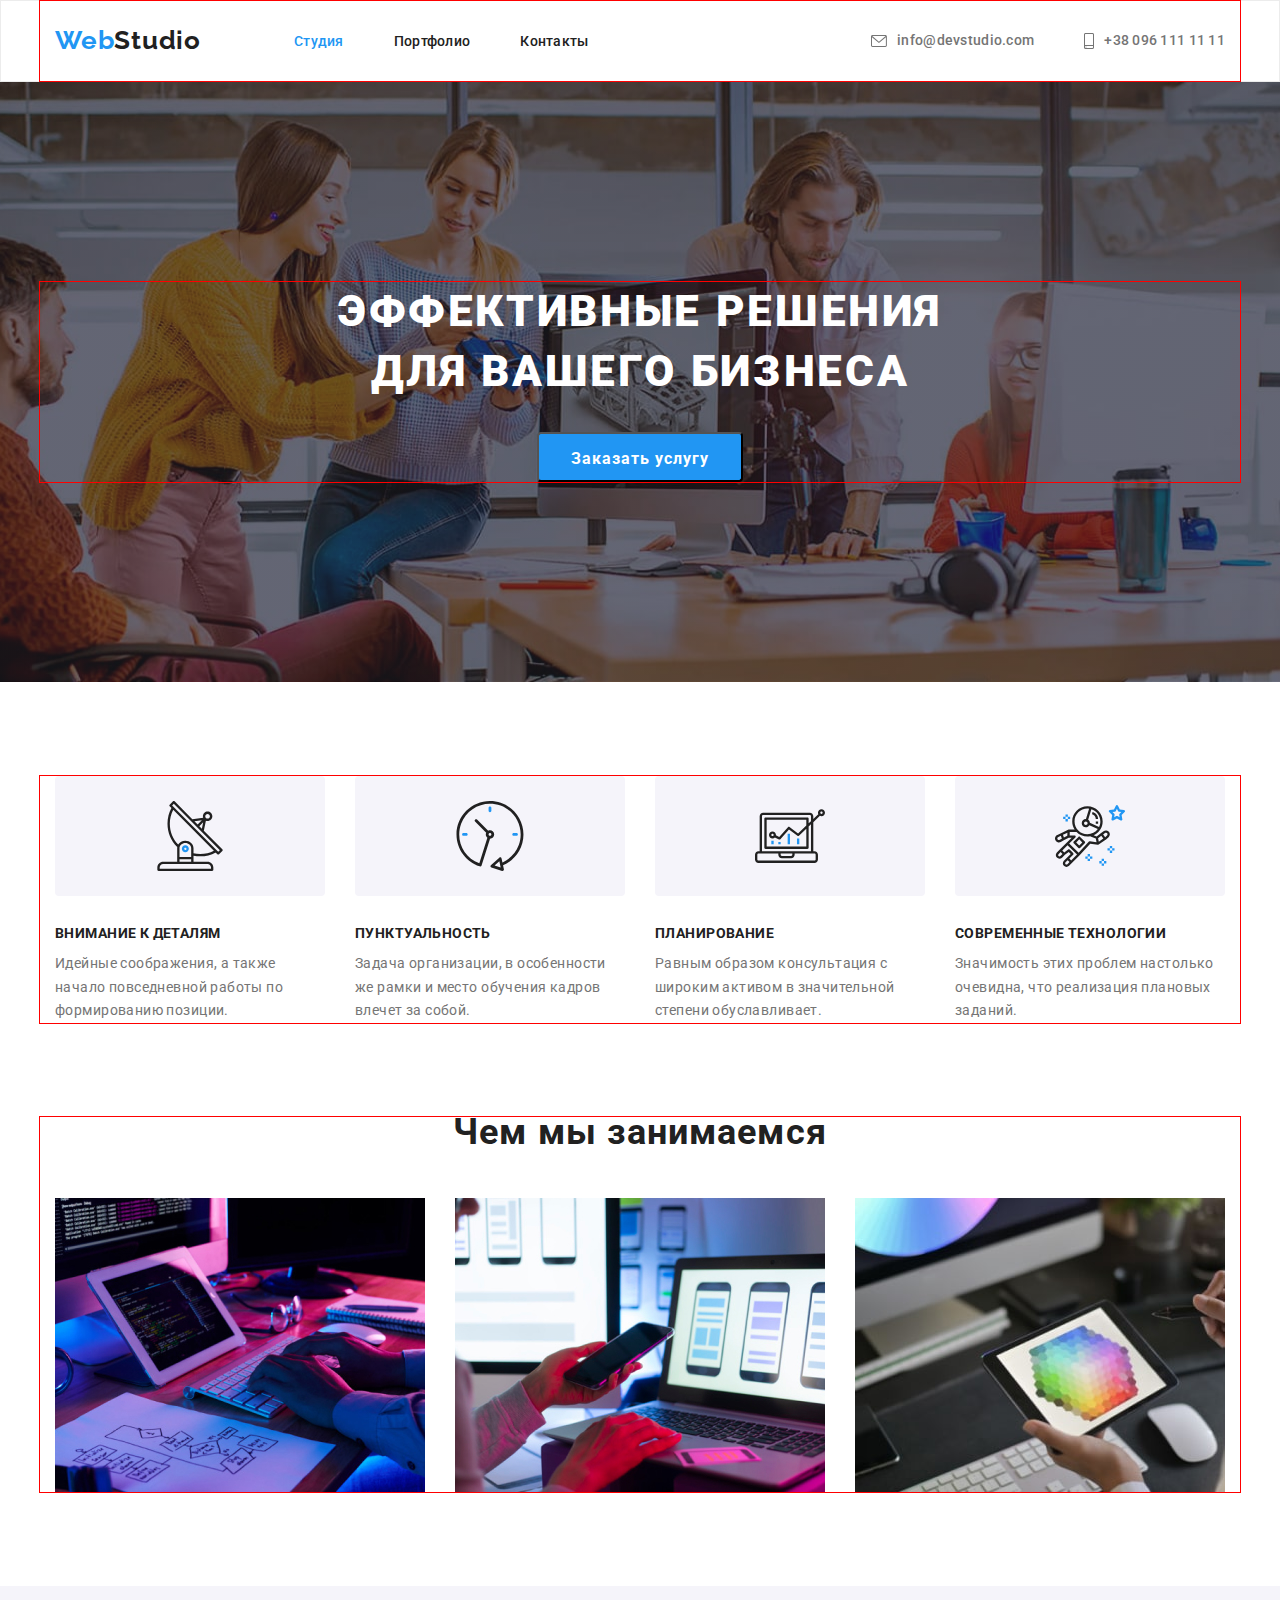
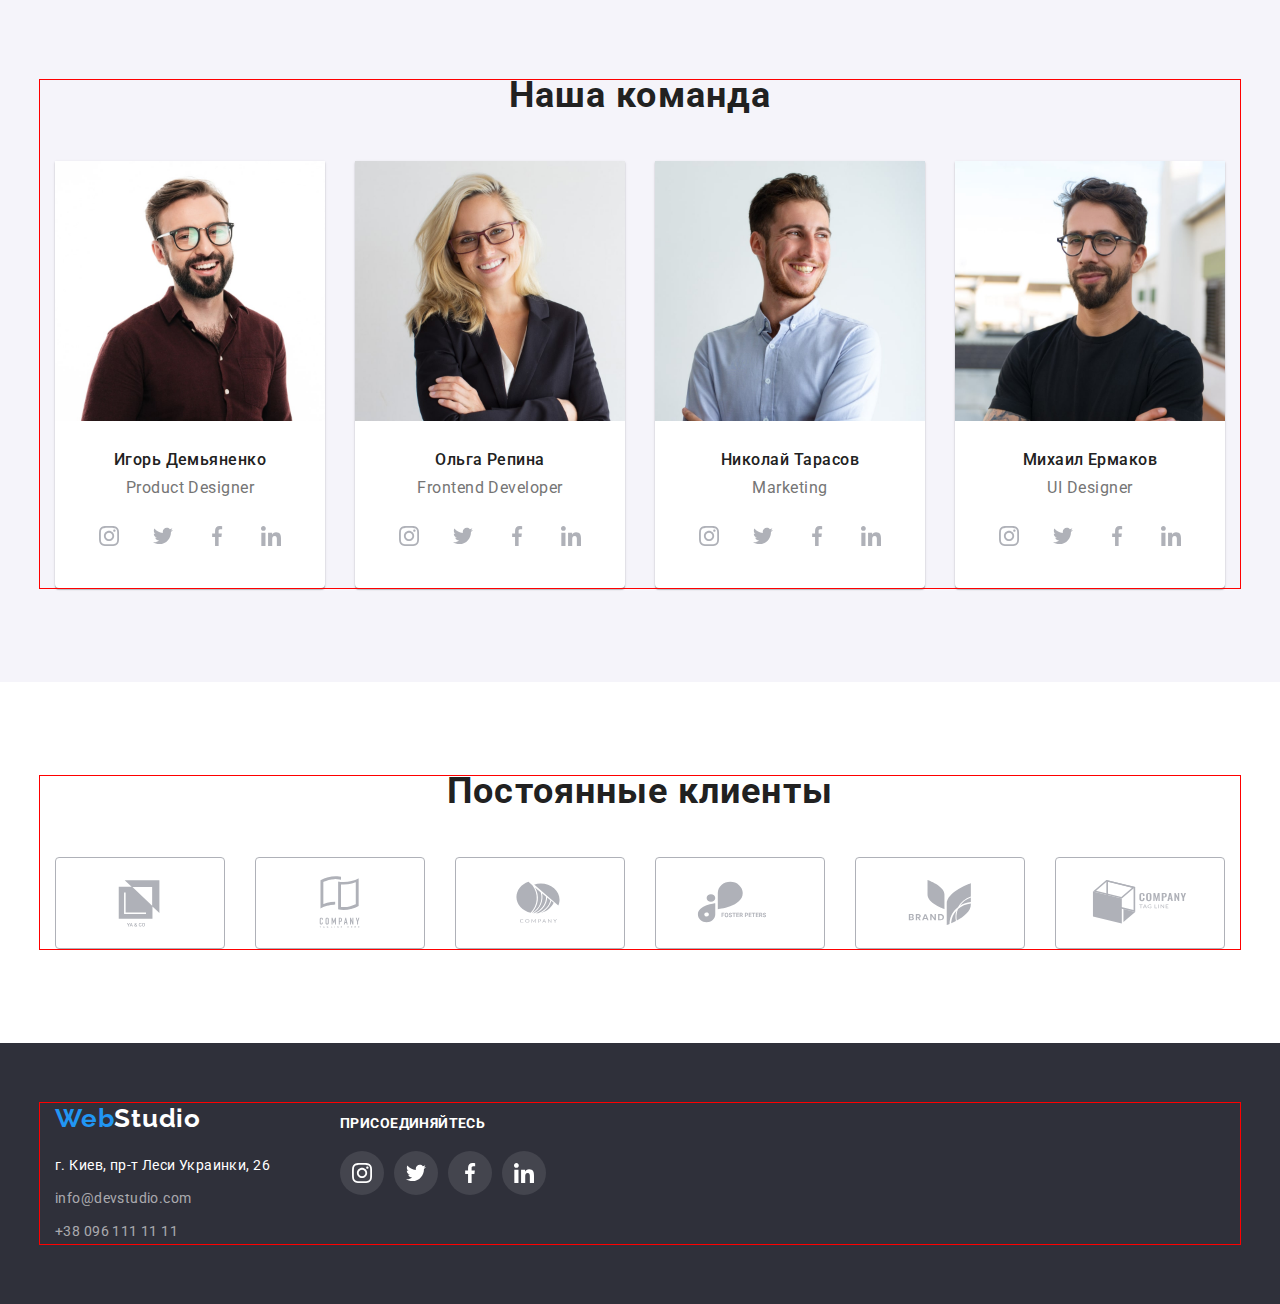
<file: index.html>
<!DOCTYPE html>
<html lang="ru">
    <head>
        <meta charset="UTF-8" />
        <meta http-equiv="X-UA-Compatible" content="IE=edge" />
        <meta name="viewport" content="width=device-width, initial-scale=1.0" />
        <link rel="preconnect" href="https://fonts.googleapis.com" />
        <link rel="preconnect" href="https://fonts.gstatic.com" crossorigin />
        <link
            href="https://fonts.googleapis.com/css2?family=Oleo+Script&family=Raleway:wght@700&family=Roboto:wght@400;500;700;900&display=swap"
            rel="stylesheet"
        />
        <link rel="stylesheet" href="./css/modern-normalize.css" />
        <link rel="stylesheet" href="./css/reset.css" />
        <link rel="stylesheet" href="./css/styles.css" />
        <title>Studio</title>
    </head>
    <body>
        <!--header-->
        <header class="header">
            <div class="heder-div container">
                <nav class="heder-nav">
                    <a href="./index.html" lang="en" class="logo link">
                        Web<span class="accent">Studio</span>
                    </a>

                    <ul class="navigation-list list">
                        <li class="navigation-item">
                            <a
                                href="#studio"
                                class="navigation-link link current"
                            >
                                Студия
                            </a>
                        </li>
                        <li class="navigation-item">
                            <a
                                href="./portfolio.html"
                                class="navigation-link link"
                            >
                                Портфолио
                            </a>
                        </li>
                        <li class="navigation-item">
                            <a href="contact" class="navigation-link link">
                                Контакты
                            </a>
                        </li>
                    </ul>
                </nav>

                <ul class="contact-list list">
                    <li class="contact-item">
                        <a
                            href="mailto:info@devstudio.com"
                            class="contact-link link"
                        >
                            <svg
                                class="contact-link-icon"
                                width="16"
                                height="12"
                            >
                                <use href="./img/icons.svg#icon-envelope"></use>
                            </svg>
                            info@devstudio.com
                        </a>
                    </li>
                    <li class="contact-item">
                        <a href="tel:+380961111111" class="contact-link link">
                            <svg
                                class="contact-link-icon"
                                width="10"
                                height="16"
                            >
                                <use
                                    href="./img/icons.svg#icon-smartphone"
                                ></use>
                            </svg>
                            +38 096 111 11 11
                        </a>
                    </li>
                </ul>
            </div>
        </header>
        <!--main-->
        <main class="main">
            <!--Hero-->
            <section class="hero" id="studio">
                <div class="hero-div container">
                    <h1 class="hero-titel">
                        Эффективные решения для вашего бизнеса
                    </h1>
                    <button type="button" class="button">
                        Заказать услугу
                    </button>
                </div>
            </section>
            <!---feature-->

            <section class="feature section">
                <div class="feature-div container">
                    <h2 class="feature-title visually-hidden">Особенности</h2>
                    <ul class="feature-list list">
                        <li class="feature-item">
                            <div class="feature-item-div">
                                <svg
                                    class="feature-item-icon"
                                    width="70"
                                    height="70"
                                >
                                    <use
                                        href="./img/icons.svg#icon-antenna"
                                    ></use>
                                </svg>
                            </div>
                            <h3 class="feature-pre-title">
                                Внимание к деталям
                            </h3>
                            <p class="feature-text">
                                Идейные соображения, а также начало повседневной
                                работы по формированию позиции.
                            </p>
                        </li>
                        <li class="feature-item">
                            <div class="feature-item-div">
                                <svg
                                    class="feature-item-icon"
                                    width="70"
                                    height="70"
                                >
                                    <use
                                        href="./img/icons.svg#icon-clock"
                                    ></use>
                                </svg>
                            </div>
                            <h3 class="feature-pre-title">Пунктуальность</h3>
                            <p class="feature-text">
                                Задача организации, в особенности же рамки и
                                место обучения кадров влечет за собой.
                            </p>
                        </li>
                        <li class="feature-item">
                            <div class="feature-item-div">
                                <svg
                                    class="feature-item-icon"
                                    width="70"
                                    height="70"
                                >
                                    <use
                                        href="./img/icons.svg#icon-diagram"
                                    ></use>
                                </svg>
                            </div>
                            <h3 class="feature-pre-title">Планирование</h3>
                            <p class="feature-text">
                                Равным образом консультация с широким активом в
                                значительной степени обуславливает.
                            </p>
                        </li>
                        <li class="feature-item">
                            <div class="feature-item-div">
                                <svg
                                    class="feature-item-icon"
                                    width="70"
                                    height="70"
                                >
                                    <use
                                        href="./img/icons.svg#icon-astronaut"
                                    ></use>
                                </svg>
                            </div>
                            <h3 class="feature-pre-title">
                                Современные технологии
                            </h3>
                            <p class="feature-text">
                                Значимость этих проблем настолько очевидна, что
                                реализация плановых заданий.
                            </p>
                        </li>
                    </ul>
                </div>
            </section>
            <!--What are we doing (study)-->
            <section class="study section">
                <div class="study-div container">
                    <h2 class="study-title">Чем мы занимаемся</h2>
                    <ul class="study-list list">
                        <li class="study-item">
                            <img
                                src="img/box1.jpg"
                                alt="разработка программного обеспечения"
                                width="370"
                            />
                        </li>
                        <li class="study-item">
                            <img
                                src="img/box2.jpg"
                                alt="тестирование мобильного приложения"
                                width="370"
                            />
                        </li>
                        <li class="study-item">
                            <img
                                src="img/box3.jpg"
                                alt="работа с цветовой палитрой"
                                width="370"
                            />
                        </li>
                    </ul>
                </div>
            </section>

            <!--Our team (team)-->

            <section class="team section">
                <div class="team-div container">
                    <h2 class="team-title">Наша команда</h2>
                    <ul class="team-list list">
                        <li class="team-item">
                            <img
                                src="img/ihor.jpg"
                                alt="Игорь Демьяненко"
                                width="270"
                            />
                            <div class="team-card">
                                <h3 class="team-pre-title">Игорь Демьяненко</h3>
                                <p lang="en" class="team-text">
                                    Product Designer
                                </p>
                                <ul class="team-soc-list list">
                                    <li class="team-soc-item">
                                        <a href="" class="team-soc-link link">
                                            <svg
                                                class="team-soc-icon"
                                                width="20"
                                                height="20"
                                            >
                                                <use
                                                    href="./img/icons.svg#icon-instagram"
                                                ></use>
                                            </svg>
                                        </a>
                                    </li>
                                    <li class="team-soc-item">
                                        <a href="" class="team-soc-link link">
                                            <svg
                                                class="team-soc-icon"
                                                width="20"
                                                height="20"
                                            >
                                                <use
                                                    href="./img/icons.svg#icon-twitter"
                                                ></use>
                                            </svg>
                                        </a>
                                    </li>
                                    <li class="team-soc-item">
                                        <a href="" class="team-soc-link link">
                                            <svg
                                                class="team-soc-icon"
                                                width="20"
                                                height="20"
                                            >
                                                <use
                                                    href="./img/icons.svg#icon-facebook"
                                                ></use>
                                            </svg>
                                        </a>
                                    </li>
                                    <li class="team-soc-item">
                                        <a href="" class="team-soc-link link">
                                            <svg
                                                class="team-soc-icon"
                                                width="20"
                                                height="20"
                                            >
                                                <use
                                                    href="./img/icons.svg#icon-linkedin"
                                                ></use>
                                            </svg>
                                        </a>
                                    </li>
                                </ul>
                            </div>
                        </li>
                        <li class="team-item">
                            <img
                                src="img/olga.jpg"
                                alt="Ольга Репина"
                                width="270"
                            />
                            <div class="team-card">
                                <h3 class="team-pre-title">Ольга Репина</h3>
                                <p lang="en" class="team-text">
                                    Frontend Developer
                                </p>
                                <ul class="team-soc-list list">
                                    <li class="team-soc-item">
                                        <a href="" class="team-soc-link link">
                                            <svg
                                                class="team-soc-icon"
                                                width="20"
                                                height="20"
                                            >
                                                <use
                                                    href="./img/icons.svg#icon-instagram"
                                                ></use>
                                            </svg>
                                        </a>
                                    </li>
                                    <li class="team-soc-item">
                                        <a href="" class="team-soc-link link">
                                            <svg
                                                class="team-soc-icon"
                                                width="20"
                                                height="20"
                                            >
                                                <use
                                                    href="./img/icons.svg#icon-twitter"
                                                ></use>
                                            </svg>
                                        </a>
                                    </li>
                                    <li class="team-soc-item">
                                        <a href="" class="team-soc-link link">
                                            <svg
                                                class="team-soc-icon"
                                                width="20"
                                                height="20"
                                            >
                                                <use
                                                    href="./img/icons.svg#icon-facebook"
                                                ></use>
                                            </svg>
                                        </a>
                                    </li>
                                    <li class="team-soc-item">
                                        <a href="" class="team-soc-link link">
                                            <svg
                                                class="team-soc-icon"
                                                width="20"
                                                height="20"
                                            >
                                                <use
                                                    href="./img/icons.svg#icon-linkedin"
                                                ></use>
                                            </svg>
                                        </a>
                                    </li>
                                </ul>
                            </div>
                        </li>
                        <li class="team-item">
                            <img
                                src="img/nikolay.jpg"
                                alt="Николай Тарасов"
                                width="270"
                            />
                            <div class="team-card">
                                <h3 class="team-pre-title">Николай Тарасов</h3>
                                <p lang="en" class="team-text">Marketing</p>
                                <ul class="team-soc-list list">
                                    <li class="team-soc-item">
                                        <a href="" class="team-soc-link link">
                                            <svg
                                                class="team-soc-icon"
                                                width="20"
                                                height="20"
                                            >
                                                <use
                                                    href="./img/icons.svg#icon-instagram"
                                                ></use>
                                            </svg>
                                        </a>
                                    </li>
                                    <li class="team-soc-item">
                                        <a href="" class="team-soc-link link">
                                            <svg
                                                class="team-soc-icon"
                                                width="20"
                                                height="20"
                                            >
                                                <use
                                                    href="./img/icons.svg#icon-twitter"
                                                ></use>
                                            </svg>
                                        </a>
                                    </li>
                                    <li class="team-soc-item">
                                        <a href="" class="team-soc-link link">
                                            <svg
                                                class="team-soc-icon"
                                                width="20"
                                                height="20"
                                            >
                                                <use
                                                    href="./img/icons.svg#icon-facebook"
                                                ></use>
                                            </svg>
                                        </a>
                                    </li>
                                    <li class="team-soc-item">
                                        <a href="" class="team-soc-link link">
                                            <svg
                                                class="team-soc-icon"
                                                width="20"
                                                height="20"
                                            >
                                                <use
                                                    href="./img/icons.svg#icon-linkedin"
                                                ></use>
                                            </svg>
                                        </a>
                                    </li>
                                </ul>
                            </div>
                        </li>
                        <li class="team-item">
                            <img
                                src="img/mihail.jpg"
                                alt="Михаил Ермаков"
                                width="270"
                            />
                            <div class="team-card">
                                <h3 class="team-pre-title">Михаил Ермаков</h3>
                                <p lang="en" class="team-text">UI Designer</p>
                                <ul class="team-soc-list list">
                                    <li class="team-soc-item">
                                        <a href="" class="team-soc-link link">
                                            <svg
                                                class="team-soc-icon"
                                                width="20"
                                                height="20"
                                            >
                                                <use
                                                    href="./img/icons.svg#icon-instagram"
                                                ></use>
                                            </svg>
                                        </a>
                                    </li>
                                    <li class="team-soc-item">
                                        <a href="" class="team-soc-link link">
                                            <svg
                                                class="team-soc-icon"
                                                width="20"
                                                height="20"
                                            >
                                                <use
                                                    href="./img/icons.svg#icon-twitter"
                                                ></use>
                                            </svg>
                                        </a>
                                    </li>
                                    <li class="team-soc-item">
                                        <a href="" class="team-soc-link link">
                                            <svg
                                                class="team-soc-icon"
                                                width="20"
                                                height="20"
                                            >
                                                <use
                                                    href="./img/icons.svg#icon-facebook"
                                                ></use>
                                            </svg>
                                        </a>
                                    </li>
                                    <li class="team-soc-item">
                                        <a href="" class="team-soc-link link">
                                            <svg
                                                class="team-soc-icon"
                                                width="20"
                                                height="20"
                                            >
                                                <use
                                                    href="./img/icons.svg#icon-linkedin"
                                                ></use>
                                            </svg>
                                        </a>
                                    </li>
                                </ul>
                            </div>
                        </li>
                    </ul>
                </div>
            </section>
            <!--clients section-->
            <section class="clients section">
                <div class="clients-div container">
                    <p class="team-title">Постоянные клиенты</p>
                    <ul class="clients-list list">
                        <li class="clients-item">
                            <a href="" class="clients-link link">
                                <svg
                                    class="clients-icon"
                                    width="106"
                                    height="60"
                                >
                                    <use href="./img/icons.svg#icon-Logo"></use>
                                </svg>
                            </a>
                        </li>
                        <li class="clients-item">
                            <a href="" class="clients-link link">
                                <svg
                                    class="clients-icon"
                                    width="106"
                                    height="60"
                                >
                                    <use
                                        href="./img/icons.svg#icon-Logo-1"
                                    ></use></svg
                            ></a>
                        </li>
                        <li class="clients-item">
                            <a href="" class="clients-link link">
                                <svg
                                    class="clients-icon"
                                    width="106"
                                    height="60"
                                >
                                    <use
                                        href="./img/icons.svg#icon-Logo-2"
                                    ></use>
                                </svg>
                            </a>
                        </li>
                        <li class="clients-item">
                            <a href="" class="clients-link link">
                                <svg
                                    class="clients-icon"
                                    width="106"
                                    height="60"
                                >
                                    <use
                                        href="./img/icons.svg#icon-Logo-3"
                                    ></use>
                                </svg>
                            </a>
                        </li>
                        <li class="clients-item">
                            <a href="" class="clients-link link">
                                <svg
                                    class="clients-icon"
                                    width="106"
                                    height="60"
                                >
                                    <use
                                        href="./img/icons.svg#icon-Logo-4"
                                    ></use></svg
                            ></a>
                        </li>
                        <li class="clients-item">
                            <a href="" class="clients-link link">
                                <svg
                                    class="clients-icon"
                                    width="106"
                                    height="60"
                                >
                                    <use
                                        href="./img/icons.svg#icon-Logo-5"
                                    ></use>
                                </svg>
                            </a>
                        </li>
                    </ul>
                </div>
            </section>
        </main>
        <!--footer-->
        <footer class="footer">
            <div class="footer-div container">
                <div class="fotter-div-nav">
                    <a href="./index.html" class="footer-logo link">
                        Web<span class="footer-accent">Studio</span>
                    </a>
                    <address class="footer-address">
                        <ul class="footer-list list">
                            <li class="footer-item">
                                <a
                                    href="https://www.google.com.ua/maps/place/%D0%B1%D1%83%D0%BB.+%D0%9B%D0%B5%D1%81%D0%B8+%D0%A3%D0%BA%D1%80%D0%B0%D0%B8%D0%BD%D0%BA%D0%B8,+26,+%D0%9A%D0%B8%D0%B5%D0%B2,+02000/@50.4265807,30.5361971,17z/data=!3m1!4b1!4m5!3m4!1s0x40d4cf0e033ecbe9:0x57a4dffefec77da0!8m2!3d50.4265807!4d30.5383858?hl=ru"
                                    target="_blank"
                                    rel="noopener noreferrer nofollow"
                                    class="fotter-address-link link"
                                >
                                    г. Киев, пр-т Леси Украинки, 26
                                </a>
                            </li>
                            <li class="footer-item">
                                <a
                                    href="mailto:info@devstudio.com"
                                    class="footer-link link"
                                >
                                    info@devstudio.com
                                </a>
                            </li>
                            <li class="footer-item">
                                <a
                                    href="tel:+380961111111"
                                    class="footer-link link"
                                >
                                    +38 096 111 11 11
                                </a>
                            </li>
                        </ul>
                    </address>
                </div>
                <div class="footer-soc-div">
                    <h2 class="footer-soc-titel">присоединяйтесь</h2>
                    <ul class="footer-soc-list list">
                        <li class="footer-soc-item">
                            <a href="" class="footer-soc-link link">
                                <svg
                                    class="footer-soc-icon"
                                    width="20"
                                    height="20"
                                >
                                    <use
                                        href="./img/icons.svg#icon-instagram"
                                    ></use>
                                </svg>
                            </a>
                        </li>
                        <li class="footer-soc-item">
                            <a href="" class="footer-soc-link link">
                                <svg
                                    class="footer-soc-icon"
                                    width="20"
                                    height="20"
                                >
                                    <use
                                        href="./img/icons.svg#icon-twitter"
                                    ></use>
                                </svg>
                            </a>
                        </li>
                        <li class="footer-soc-item">
                            <a href="" class="footer-soc-link link">
                                <svg
                                    class="footer-soc-icon"
                                    width="20"
                                    height="20"
                                >
                                    <use
                                        href="./img/icons.svg#icon-facebook"
                                    ></use>
                                </svg>
                            </a>
                        </li>
                        <li class="footer-soc-item">
                            <a href="" class="footer-soc-link link">
                                <svg
                                    class="footer-soc-icon"
                                    width="20"
                                    height="20"
                                >
                                    <use
                                        href="./img/icons.svg#icon-linkedin"
                                    ></use>
                                </svg>
                            </a>
                        </li>
                    </ul>
                </div>
            </div>
        </footer>
    </body>
</html>
</file>
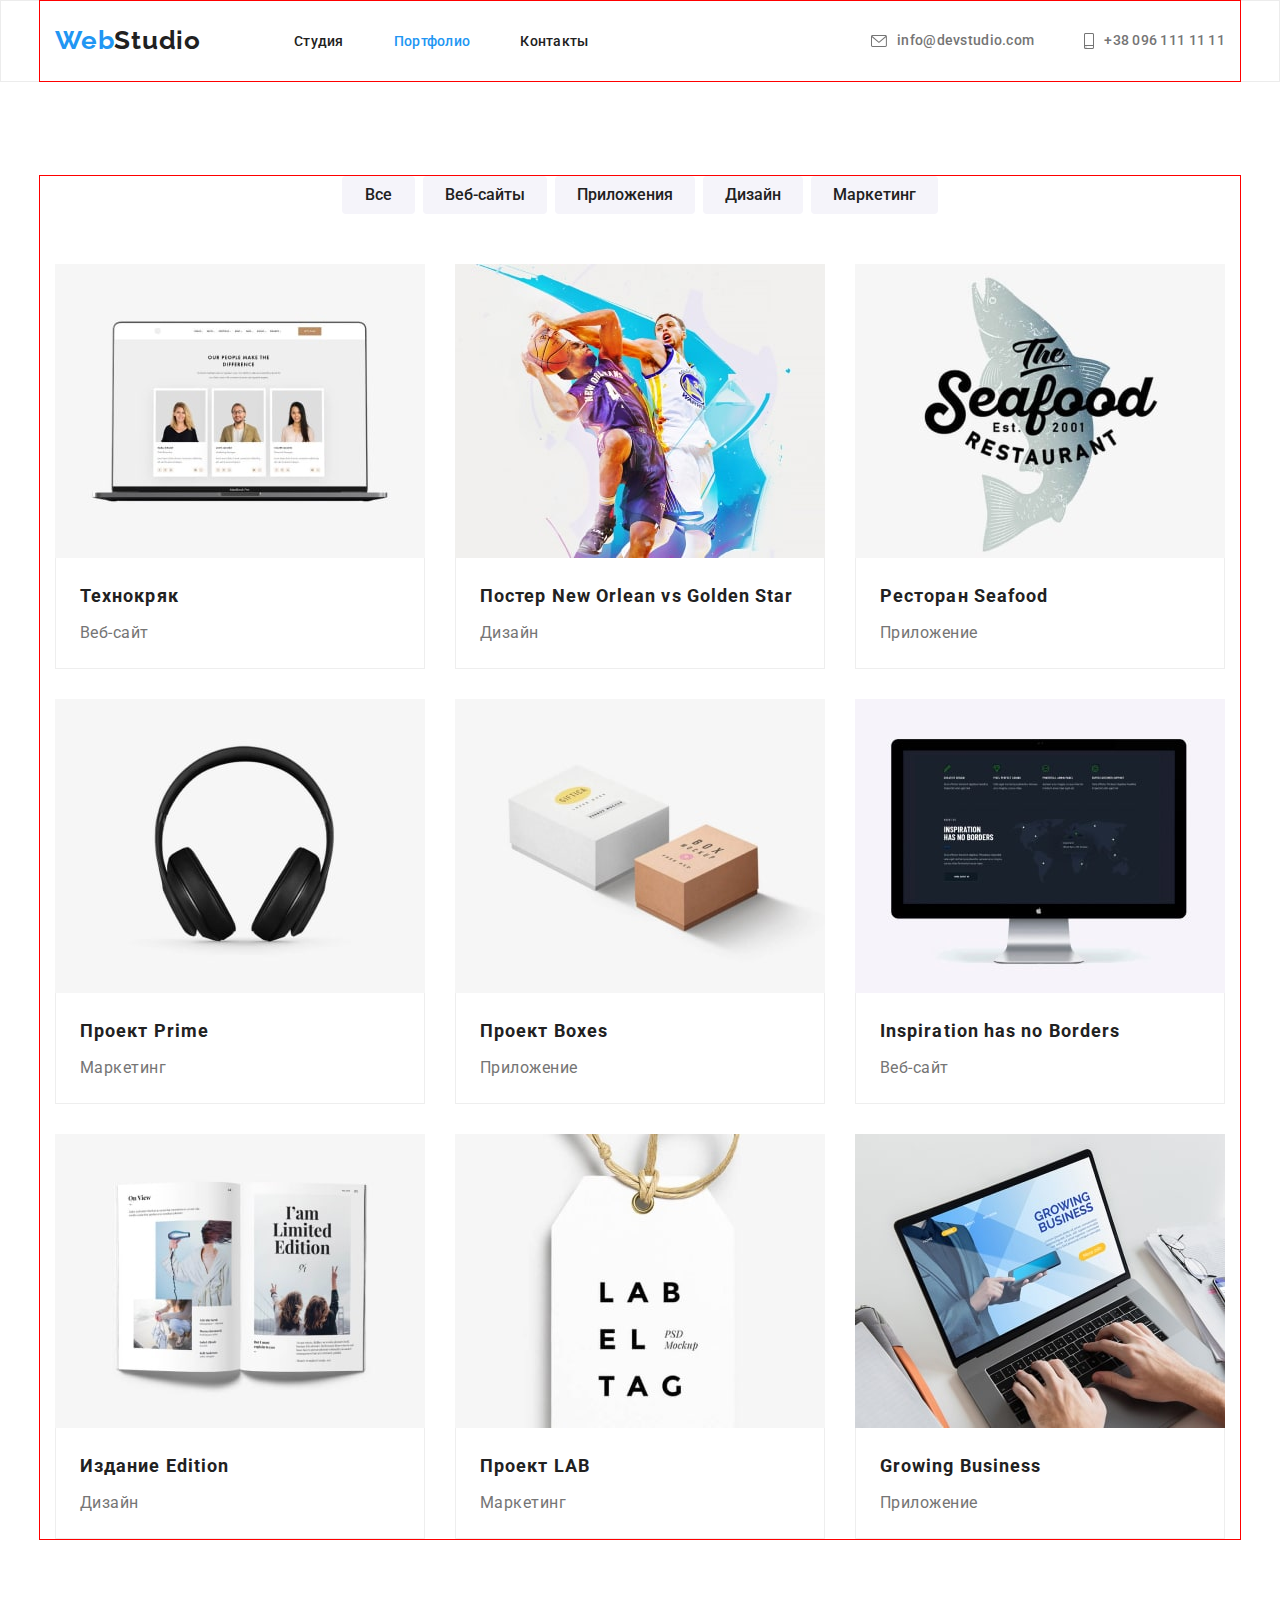
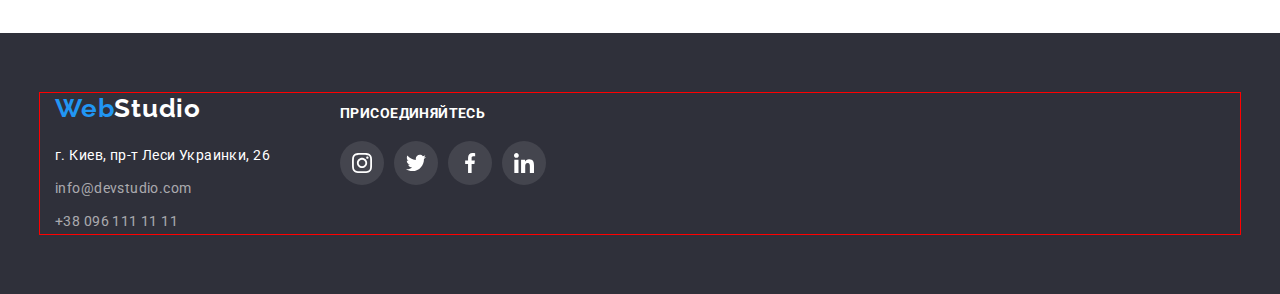
<file: portfolio.html>
<!DOCTYPE html>
<html lang="ru">
    <head>
        <meta charset="UTF-8" />
        <meta http-equiv="X-UA-Compatible" content="IE=edge" />
        <meta name="viewport" content="width=device-width, initial-scale=1.0" />
        <link rel="preconnect" href="https://fonts.googleapis.com" />
        <link rel="preconnect" href="https://fonts.gstatic.com" crossorigin />
        <link
            href="https://fonts.googleapis.com/css2?family=Oleo+Script&family=Raleway:wght@700&family=Roboto:wght@400;500;700;900&display=swap"
            rel="stylesheet"
        />
        <link rel="stylesheet" href="./css/modern-normalize.css" />
        <link rel="stylesheet" href="./css/reset.css" />
        <link rel="stylesheet" href="./css/styles.css" />
        <title>Portfolio</title>
    </head>
    <body>
        <!--header-->
        <header class="header">
            <div class="heder-div container">
                <nav class="heder-nav">
                    <a href="./index.html" lang="en" class="logo link">
                        Web<span class="accent">Studio</span>
                    </a>
                </nav>
                <ul class="navigation-list list">
                    <li class="navigation-item">
                        <a href="./index.html" class="navigation-link link">
                            Студия
                        </a>
                    </li>
                    <li class="navigation-item">
                        <a
                            href="./portfolio.html"
                            class="navigation-link link current"
                        >
                            Портфолио
                        </a>
                    </li>
                    <li class="navigation-item">
                        <a href="contact" class="navigation-link link">
                            Контакты
                        </a>
                    </li>
                </ul>

                <ul class="contact-list list">
                    <li class="contact-item">
                        <a
                            href="mailto:info@devstudio.com"
                            class="contact-link link"
                        > 
                        <svg class="contact-link-icon" width="16"
                                    height="12">
                            <use href="./img/icons.svg#icon-envelope"></use>
                        </svg>
                            info@devstudio.com
                        </a>
                    </li>
                    <li class="contact-item">
                        <a href="tel:+380961111111" class="contact-link link">
                              <svg class="contact-link-icon" width="10"
                                    height="16">
                            <use href="./img/icons.svg#icon-smartphone"></use>
                        </svg>
                            +38 096 111 11 11
                        </a>
                    </li>
                </ul>
            </div>
        </header>
        <!--main-->
        <main>
            <section class="section">
                <div class="container">
                    <h1 class="section-title visually-hidden">Портфолио</h1>
                    <ul class="filter-button list">
                        <li class="list-button-portfolio">
                            <button
                                type="button"
                                class="filter-button-portfolio"
                            >
                                Все
                            </button>
                        </li>
                        <li class="list-button-portfolio">
                            <button
                                type="button"
                                class="filter-button-portfolio"
                            >
                                Веб-сайты
                            </button>
                        </li>
                        <li class="list-button-portfolio">
                            <button
                                type="button"
                                class="filter-button-portfolio"
                            >
                                Приложения
                            </button>
                        </li>
                        <li class="list-button-portfolio">
                            <button
                                type="button"
                                class="filter-button-portfolio"
                            >
                                Дизайн
                            </button>
                        </li>
                        <li class="list-button-portfolio">
                            <button
                                type="button"
                                class="filter-button-portfolio"
                            >
                                Маркетинг
                            </button>
                        </li>
                    </ul>
                    <!--Content-->
                    <ul class="content-list list">
                        <li class="content-item">
                            <a href="" class="content-item-link link">
                            <img src="./img/tehnokryak.jpg" alt="Технокряк" />
                            <div class="content-item-div">
                                <h2 class="content-pre-titel">Технокряк</h2>
                                <p class="content-text">Веб-сайт</p>
                            </div>
                            </a>
                        </li>
                        <li class="content-item">
                            <a href="" class="content-item-link link">
                            <img
                                src="./img/poster-new-orlean.jpg"
                                alt="Постер New Orlean vs Golden Star"
                            />
                            <div class="content-item-div">
                                <h2 class="content-pre-titel">
                                    Постер
                                    <span lang="en">
                                        New Orlean vs Golden Star</span
                                    >
                                </h2>
                                <p class="content-text">Дизайн</p>
                            </div>
                            </a>
                        </li>
                        <li class="content-item">
                            <a href="" class="content-item-link link">
                            <img
                                src="./img/seafood.jpg"
                                alt="Ресторан Seafood"
                            />
                            <div class="content-item-div">
                                <h2 class="content-pre-titel">
                                    Ресторан <span lang="en">Seafood</span>
                                </h2>
                                <p class="content-text">Приложение</p>
                            </div>
                            </a>
                        </li>
                        <li class="content-item">
                            <a href="" class="content-item-link link">
                            <img src="./img/prime.jpg" alt="Проект Prime" />
                            <div class="content-item-div">
                                <h2 class="content-pre-titel">
                                    Проект <span lang="en">Prime</span>
                                </h2>
                                <p class="content-text">Маркетинг</p>
                            </div>
                            </a>
                        </li>
                        <li class="content-item">
                            <a href="" class="content-item-link link">
                            <img src="./img/boxes.jpg" alt="Проект Boxes" />
                            <div class="content-item-div">
                                <h2 class="content-pre-titel">
                                    Проект <span lang="en">Boxes</span>
                                </h2>
                                <p class="content-text">Приложение</p>
                            </div>
                            </a>
                        </li>
                        <li class="content-item">
                            <a href="" class="content-item-link link">
                            <img
                                src="./img/inspiration.jpg"
                                alt="Inspiration has no Borders"
                            />
                            <div class="content-item-div">
                                <h2 lang="en" class="content-pre-titel">
                                    Inspiration has no Borders
                                </h2>
                                <p class="content-text">Веб-сайт</p>
                            </div>
                            </a>
                        </li>
                        <li class="content-item">
                            <a href="" class="content-item-link link">
                            <img
                                src="./img/edition.jpg"
                                alt="Издание Limited Edition"
                            />
                            <div class="content-item-div">
                                <h2 class="content-pre-titel">
                                    Издание <span lang="en">Edition</span>
                                </h2>
                                <p class="content-text">Дизайн</p>
                            </div>
                            </a>
                        </li>
                        <li class="content-item">
                            <a href="" class="content-item-link link">
                            <img src="./img/lab.jpg" alt="Проект LAB" />
                            <div class="content-item-div">
                                <h2 class="content-pre-titel">
                                    Проект <span lang="en">LAB</span>
                                </h2>
                                <p class="content-text">Маркетинг</p>
                            </div>
                            </a>
                        </li>
                        <li class="content-item">
                            <a href="" class="content-item-link link">
                            <img
                                src="./img/growing-business.jpg"
                                alt="Growing Business"
                            />
                            <div class="content-item-div">
                                <h2 lang="en" class="content-pre-titel">
                                    Growing Business
                                </h2>
                                <p class="content-text">Приложение</p>
                            </div>
                            </a>
                        </li>
                    </ul>
                </div>
            </section>
        </main>
        <!--footer-->
       <footer class="footer">
            <div class="footer-div container">
                <div class="fotter-div-nav">
                    <a href="./index.html" class="footer-logo link">
                        Web<span class="footer-accent">Studio</span>
                    </a>
                    <address class="footer-address">
                        <ul class="footer-list list">
                            <li class="footer-item">
                                <a
                                    href="https://www.google.com.ua/maps/place/%D0%B1%D1%83%D0%BB.+%D0%9B%D0%B5%D1%81%D0%B8+%D0%A3%D0%BA%D1%80%D0%B0%D0%B8%D0%BD%D0%BA%D0%B8,+26,+%D0%9A%D0%B8%D0%B5%D0%B2,+02000/@50.4265807,30.5361971,17z/data=!3m1!4b1!4m5!3m4!1s0x40d4cf0e033ecbe9:0x57a4dffefec77da0!8m2!3d50.4265807!4d30.5383858?hl=ru"
                                    target="_blank"
                                    rel="noopener noreferrer nofollow"
                                    class="fotter-address-link link"
                                >
                                    г. Киев, пр-т Леси Украинки, 26
                                </a>
                            </li>
                            <li class="footer-item">
                                <a
                                    href="mailto:info@devstudio.com"
                                    class="footer-link link"
                                >
                                    info@devstudio.com
                                </a>
                            </li>
                            <li class="footer-item">
                                <a
                                    href="tel:+380961111111"
                                    class="footer-link link"
                                >
                                    +38 096 111 11 11
                                </a>
                            </li>
                        </ul>
                    </address>
                </div>
                <div class="footer-soc-div">
                    <p class="footer-soc-titel">присоединяйтесь</p>
                    <ul class="footer-soc-list list">
                        <li class="footer-soc-item">
                            <a href="" class="footer-soc-link link">
                                <svg
                                    class="footer-soc-icon"
                                    width="20"
                                    height="20"
                                >
                                    <use
                                        href="./img/icons.svg#icon-instagram"
                                    ></use>
                                </svg>
                            </a>
                        </li>
                        <li class="footer-soc-item">
                            <a href="" class="footer-soc-link link">
                                <svg
                                    class="footer-soc-icon"
                                    width="20"
                                    height="20"
                                >
                                    <use
                                        href="./img/icons.svg#icon-twitter"
                                    ></use>
                                </svg>
                            </a>
                        </li>
                        <li class="footer-soc-item">
                            <a href="" class="footer-soc-link link">
                                <svg
                                    class="footer-soc-icon"
                                    width="20"
                                    height="20"
                                >
                                    <use
                                        href="./img/icons.svg#icon-facebook"
                                    ></use>
                                </svg>
                            </a>
                        </li>
                        <li class="footer-soc-item">
                            <a href="" class="footer-soc-link link">
                                <svg
                                    class="footer-soc-icon"
                                    width="20"
                                    height="20"
                                >
                                    <use
                                        href="./img/icons.svg#icon-linkedin"
                                    ></use>
                                </svg>
                            </a>
                        </li>
                    </ul>
                </div>
            </div>
        </footer>
    </body>
</html>
</file>
<file: css/styles.css>
:root {
    --accent-color: #2196f3;
    --title-text-color: #212121;
    --primary-text-color: #757575;
    --primary-background-color: #ffffff;
    --secondary-background-color: #2f303a;
    --secondary-text-color: #ffffff;
    --button-color: #f5f4fa;
    --tertiary-background-color: #f5f4fa;
}
img {
    display: block;
    max-width: 100%;
    height: auto;
}
body {
    font-family: 'Roboto', sans-serif;
    color: var(--primary-text-color);
    background-color: var(--primary-background-color);
}
.list {
    list-style: none;
}

.link {
    text-decoration: none;
}
.section {
    padding: 94px 0px 94px 0px;
}
.visually-hidden {
    position: absolute;
    white-space: nowrap;
    width: 1px;
    height: 1px;
    overflow: hidden;
    border: 0;
    padding: 0;
    clip: rect(0 0 0 0);
    clip-path: inset(50%);
    margin: -1px;
}
.container {
    width: 1200px;
    margin: 0px auto;
    padding-right: 15px;
    padding-left: 15px;
    outline: 1px solid red;
}

/*----------------------Header---------------------*/
.header {
    border: 1px solid #ececec;
}
.heder-div {
    display: flex;
    align-items: center;
}
.heder-nav {
    display: flex;
    align-items: center;
}

/*-------------------Header logo--------------------*/

.logo {
    color: var(--accent-color);
    font-family: 'Raleway', sans-serif;
    font-weight: 700;
    font-size: 26px;
    line-height: 1.19;
    letter-spacing: 0.03em;
    text-decoration: none;
    margin-right: 93px;
    padding-top: 24px;
    padding-bottom: 25px;
}
.accent {
    color: var(--title-text-color);
}
/*-------------------Header navigation--------------------*/
.navigation-list {
    display: flex;
}
.navigation-item:not(:last-child) {
    margin-right: 50px;
}
.navigation-link {
    font-weight: 500;
    font-size: 14px;
    line-height: 1.14;
    letter-spacing: 0.02em;
    color: var(--title-text-color);
    padding-top: 32px;
    padding-bottom: 32px;
}

.navigation-link:hover,
.navigation-link:focus,
.current {
    color: var(--accent-color);
    cursor: pointer;
}
.contact-link-icon {
    fill: currentColor;
    margin-right: 10px;
}
/*-------------------Heder contact--------------------*/
.contact-list {
    display: flex;
    margin-left: auto;
}
.contact-link {
    font-weight: 500;
    font-size: 14px;
    line-height: 1.14;
    letter-spacing: 0.02em;
    color: var(--primary-text-color);
    padding-top: 32px;
    padding-bottom: 32px;
    display: flex;
    align-items: center;
}
.contact-link:hover,
.contact-link:focus {
    color: var(--accent-color);
    cursor: pointer;
}
.contact-item:not(:last-child) {
    margin-right: 50px;
}

/*-------------------Hero--------------------*/

.hero {
    padding-top: 200px;
    padding-bottom: 200px;
    background-image: linear-gradient(
            rgba(47, 48, 58, 0.4),
            rgba(47, 48, 58, 0.4)
        ),
        url(../img/hero-bg.jpg);
    background-repeat: no-repeat;
    background-position: center;
    background-size: 1600px;
}

.hero-titel {
    font-weight: 900;
    font-size: 44px;
    line-height: 1.36;
    letter-spacing: 0.06em;
    text-transform: uppercase;
    color: var(--secondary-text-color);
    max-width: 696px;
    text-align: center;
    margin-left: auto;
    margin-right: auto;
    margin-bottom: 30px;
}
.button {
    margin-left: auto;
    margin-right: auto;

    display: block;
    border-radius: 4px;
    padding: 10px 32px;
    min-width: 200px;
    height: 50px;

    color: var(--secondary-text-color);
    background-color: var(--accent-color);

    font-weight: 700;
    font-size: 16px;
    line-height: 1.88;
    text-decoration: none;

    cursor: pointer;
    letter-spacing: 0.06em;
    font-family: 'Roboto', sans-serif;
    align-items: center;
    text-align: center;
}
.button:hover,
.button:focus {
    background-color: #188ce8;
    box-shadow: 0px 4px 4px rgba(0, 0, 0, 0.15);
    border-radius: 4px;
}

/*-------------------feature--------------------*/
.feature-div {
    display: flex;
    flex-direction: column;
}
.feature-list {
    display: flex;
}
.feature-item {
    max-width: 270px;
}
.feature-item:not(:last-child) {
    margin-right: 30px;
}
.feature-item-div {
    width: 270px;
    height: 120px;
    background-color: var(--tertiary-background-color);
    border-radius: 4px;
    display: flex;
    align-items: center;
    justify-content: center;
    margin-bottom: 30px;
}

.feature-pre-title {
    font-weight: 700;
    font-size: 14px;
    line-height: 1.14;
    letter-spacing: 0.03em;
    text-transform: uppercase;
    color: var(--title-text-color);
    margin-bottom: 10px;
}
.feature-text {
    font-size: 14px;
    line-height: 1.71;
    letter-spacing: 0.03em;
    color: var(--primary-text-color);
}

/*-------------What are we doing (study)------------*/
.study {
    padding-top: 0px;
}

.study-list {
    display: flex;
    justify-content: space-between;
}

.study-title,
.team-title {
    font-weight: 700;
    font-size: 36px;
    line-height: 0.85;
    text-align: center;
    letter-spacing: 0.03em;
    color: var(--title-text-color);
    margin-bottom: 50px;
}

/*---------------------Our team (team)----------------------*/
.team {
    background-color: var(--tertiary-background-color);
}

.team-list {
    display: flex;
    margin-left: -30px;
}

.team-item {
    width: 270px;
    background: var(--primary-background-color);
    box-shadow: 0px 1px 3px rgba(0, 0, 0, 0.12), 0px 1px 1px rgba(0, 0, 0, 0.14),
        0px 2px 1px rgba(0, 0, 0, 0.2);
    border-radius: 0px 0px 4px 4px;
    flex-basis: calc(100% / 4-30px);
    margin-left: 30px;
}

.team-card {
    padding-top: 30px;
    padding-bottom: 30px;
}

.team-pre-title {
    font-weight: 500;
    font-size: 16px;
    line-height: 1.18;
    text-align: center;
    letter-spacing: 0.03em;
    color: var(--title-text-color);
    margin-bottom: 10px;
}

.team-text {
    font-size: 16px;
    line-height: 1.18;
    text-align: center;
    letter-spacing: 0.03em;
    color: var(--primary-text-color);
    margin-bottom: 16px;
}

.team-soc-list {
    display: flex;
    justify-content: center;
}

.team-soc-item {
    width: 44px;
    height: 44px;
    margin-left: 10px;
}

.team-soc-item:first-child {
    margin-left: 0px;
}

.team-soc-link {
    display: flex;
    align-items: center;
    justify-content: center;
    width: 100%;
    height: 100%;
    border-radius: 50%;
    background-color: var(--primary-background-color);
    color: #afb1b8;
}
.team-soc-link:hover,
.team-soc-link:focus {
    background-color: var(--accent-color);
    color: var(--primary-background-color);
}

.team-soc-icon {
    fill: currentColor;
}

/*-----------------clients section---------------*/

.clients-list {
    display: flex;
}
.clients-item {
    margin-left: 30px;
}

.clients-item:first-child {
    margin-left: 0;
}

.clients-link {
    width: 170px;
    height: 92px;
    border: 1px solid #afb1b8;
    border-radius: 4px;
    display: flex;
    align-items: center;
    justify-content: center;
    color: #afb1b8;
    outline: transparent;
}

.clients-link:hover,
.clients-link:focus {
    color: var(--accent-color);
    border: 1px solid var(--accent-color);
}
.clients-icon {
    fill: currentColor;
}

/*-------------------Footer--------------------*/

.footer {
    background-color: var(--secondary-background-color);
    padding-top: 60px;
    padding-bottom: 60px;
}
.footer-div {
    display: flex;
}
.footer-address {
    margin-top: 20px;
}

.footer-item:not(:last-child) {
    margin-bottom: 9px;
}

/*-------------------Footer logo--------------------*/
.footer-logo {
    color: var(--accent-color);
    font-family: 'Raleway', sans-serif;
    font-weight: 700;
    font-size: 26px;
    line-height: 1.19;
    letter-spacing: 0.03em;
    text-decoration: none;
}

.footer-accent {
    font-family: 'Raleway';
    font-style: normal;
    font-weight: 700;
    font-size: 26px;
    line-height: 1.19;
    letter-spacing: 0.03em;
    color: var(--secondary-text-color);
}
/*-------------------Footer navigation--------------------*/
.fotter-address-link {
    font-style: normal;
    font-size: 14px;
    line-height: 1.71;
    letter-spacing: 0.03em;
    color: var(--secondary-text-color);
}
.footer-link {
    font-style: normal;
    font-size: 14px;
    line-height: 1.71;
    letter-spacing: 0.03em;
    color: rgba(255, 255, 255, 0.6);
}
.footer-link:hover,
.footer-link:focus {
    color: var(--accent-color);
    cursor: pointer;
}
.fotter-address-link:hover,
.fotter-address-link:focus {
    color: var(--accent-color);
    cursor: pointer;
}

.footer-soc-titel {
    font-weight: 700;
    font-size: 14px;
    line-height: 16px;
    letter-spacing: 0.03em;
    text-transform: uppercase;
    color: var(--secondary-text-color);
    margin-bottom: 20px;
    margin-top: 12px;
}

.footer-soc-div {
    margin-left: 70px;
}

.footer-soc-list {
    display: flex;
}

.footer-soc-item {
    width: 44px;
    height: 44px;
    margin-left: 10px;
}

.footer-soc-item:first-child {
    margin-left: 0px;
}

.footer-soc-link {
    display: flex;
    align-items: center;
    justify-content: center;
    width: 100%;
    height: 100%;
    border-radius: 50%;
    background-color: rgba(255, 255, 255, 0.1);
    color: var(--primary-background-color);
}

.footer-soc-link:hover,
.footer-soc-link:focus {
    background-color: var(--accent-color);
    color: var(--primary-background-color);
}
.footer-soc-icon {
    fill: currentColor;
}

/*----------------- Portfolio-----------------------*/
/*-------------------- button-----------------------*/
.filter-button {
    display: flex;
    justify-content: center;
    margin-bottom: 50px;
}
.list-button-portfolio:not(:last-child) {
    margin-right: 8px;
}

.filter-button-portfolio {
    background-color: var(--button-color);
    color: var(--title-text-color);
    font-family: 'Roboto';
    font-weight: 500;
    font-size: 16px;
    line-height: 1.63;
    cursor: pointer;
    display: inline-block;
    border-radius: 4px;
    min-width: 73px;

    padding: 6px 22px;
    border: none;
}

.filter-button-portfolio:hover,
.filter-button-portfolio:focus {
    color: var(--secondary-text-color);
    background-color: var(--accent-color);
    box-shadow: 0px 3px 1px rgba(0, 0, 0, 0.1), 0px 1px 2px rgba(0, 0, 0, 0.08),
        0px 2px 2px rgba(0, 0, 0, 0.12);
}

/*--------------------Content----------------------*/
.content-list {
    display: flex;
    flex-wrap: wrap;
    gap: 30px;
}

.content-item-div {
    background: var(--primary-background-color);
    border-right: 1px solid #eeeeee;
    border-left: 1px solid #eeeeee;
    border-bottom: 1px solid #eeeeee;
    padding: 20px 24px;
}

.content-item-link:hover,
.content-item-link:focus {
    display: block;
    box-shadow: 0px 1px 1px rgba(0, 0, 0, 0.12), 0px 4px 4px rgba(0, 0, 0, 0.06),
        1px 4px 6px rgba(0, 0, 0, 0.16);
}
.content-pre-titel {
    font-weight: 700;
    font-size: 18px;
    line-height: 2;
    letter-spacing: 0.06em;
    color: var(--title-text-color);
    margin-bottom: 4px;
}
.content-text {
    font-size: 16px;
    line-height: 1.87;
    letter-spacing: 0.03em;
    color: var(--primary-text-color);
}
</file>
